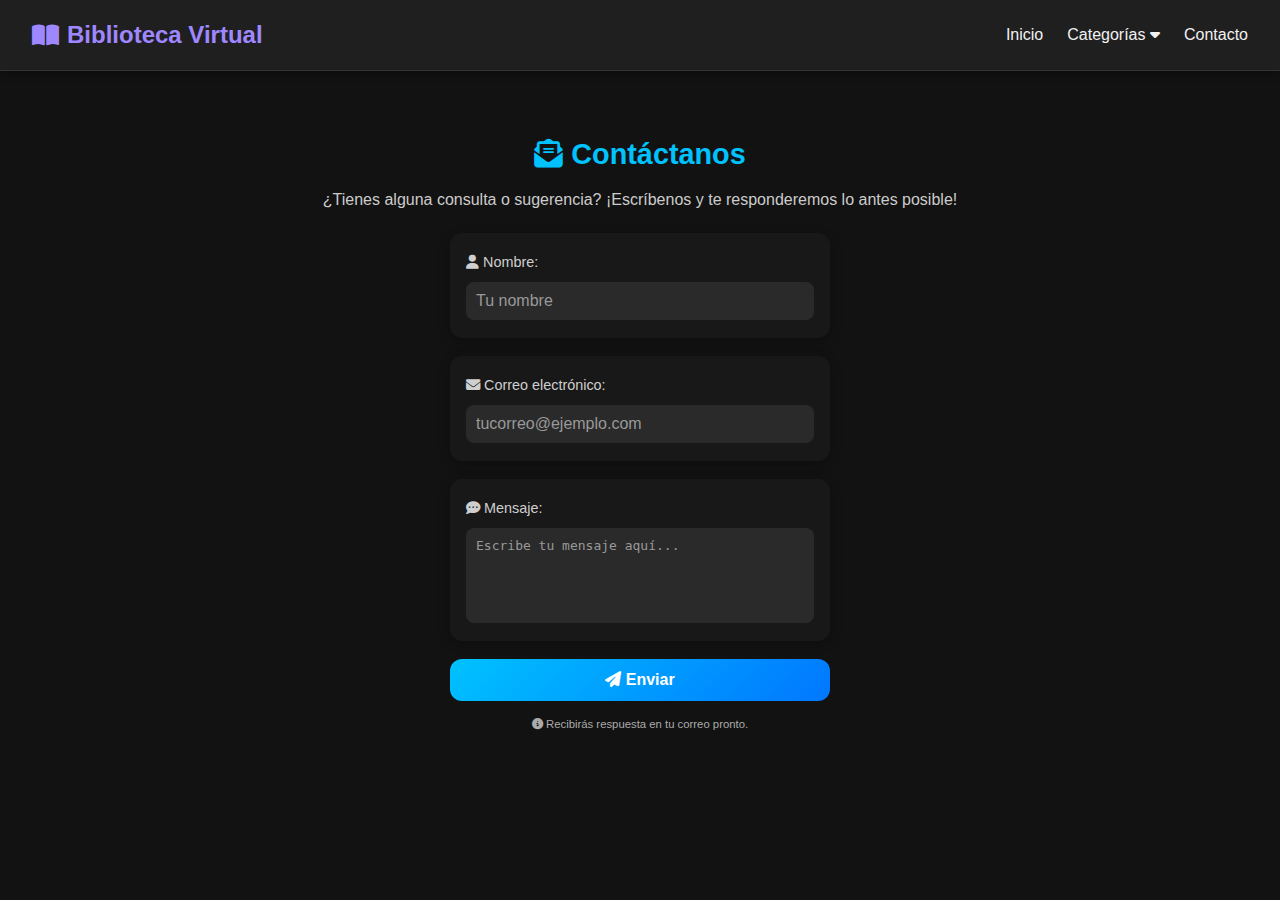
<file: contacto.html>
<!DOCTYPE html>
<html lang="es">
<head>
  <meta charset="UTF-8" />
  <meta name="viewport" content="width=device-width, initial-scale=1" />
  <title>Contacto - Bibliotequix</title>
  <link rel="stylesheet" href="styles.css" />
  <link rel="stylesheet" href="https://cdnjs.cloudflare.com/ajax/libs/font-awesome/6.5.0/css/all.min.css" />
</head>
<body class="pagina-contacto">
  <!-- NAV -->
  <nav>
    <div class="logo"><i class="fas fa-book-open"></i> Biblioteca Virtual</div>
    <ul>
      <li><a href="index.html" class="inicio-link">Inicio</a></li>

      <!-- 🔽 Menú desplegable de categorías -->
      <li class="dropdown">
        <a href="#" class="categorias-link">Categorías <i class="fas fa-caret-down"></i></a>
        <ul class="dropdown-menu">
          <li><a href="#" data-category="comedy">Comedia</a></li>
          <li><a href="#" data-category="action">Acción</a></li>
          <li><a href="#" data-category="fiction">Ficción</a></li>
          <li><a href="#" data-category="fantasy">Fantasía</a></li>
          <li><a href="#" data-category="romance">Romance</a></li>
        </ul>
      </li>

      <li><a href="contacto.html" class="contacto-link">Contacto</a></li>
    </ul>
  </nav>

  <!-- MAIN -->
  <main>
    <section class="contacto-section">
      <h2><i class="fas fa-envelope-open-text"></i> Contáctanos</h2>
      <p>¿Tienes alguna consulta o sugerencia? ¡Escríbenos y te responderemos lo antes posible!</p>
      
      <!-- FORMULARIO -->
      <form class="contacto-form" action="https://formspree.io/f/{tu_codigo}" method="POST">
        <div class="form-row">
          <div class="form-group">
            <label for="nombre"><i class="fas fa-user"></i> Nombre:</label>
            <input type="text" id="nombre" name="nombre" required placeholder="Tu nombre" autocomplete="name" />
          </div>
        </div>
        
        <div class="form-row">
          <div class="form-group">
            <label for="email"><i class="fas fa-envelope"></i> Correo electrónico:</label>
            <input type="email" id="email" name="email" required placeholder="tucorreo@ejemplo.com" autocomplete="email" />
          </div>
        </div>
        
        <div class="form-row">
          <div class="form-group">
            <label for="mensaje"><i class="fas fa-comment-dots"></i> Mensaje:</label>
            <textarea id="mensaje" name="mensaje" rows="5" required placeholder="Escribe tu mensaje aquí..."></textarea>
          </div>
        </div>
        
        <div class="form-row">
          <button type="submit" class="btn-enviar"><i class="fas fa-paper-plane"></i> Enviar</button>
        </div>
      </form>
      
      <!-- INFO EXTRA -->
      <div class="form-info">
        <small><i class="fas fa-info-circle"></i> Recibirás respuesta en tu correo pronto.</small>
      </div>
    </section>
  </main>
</body>
</html>
</file>
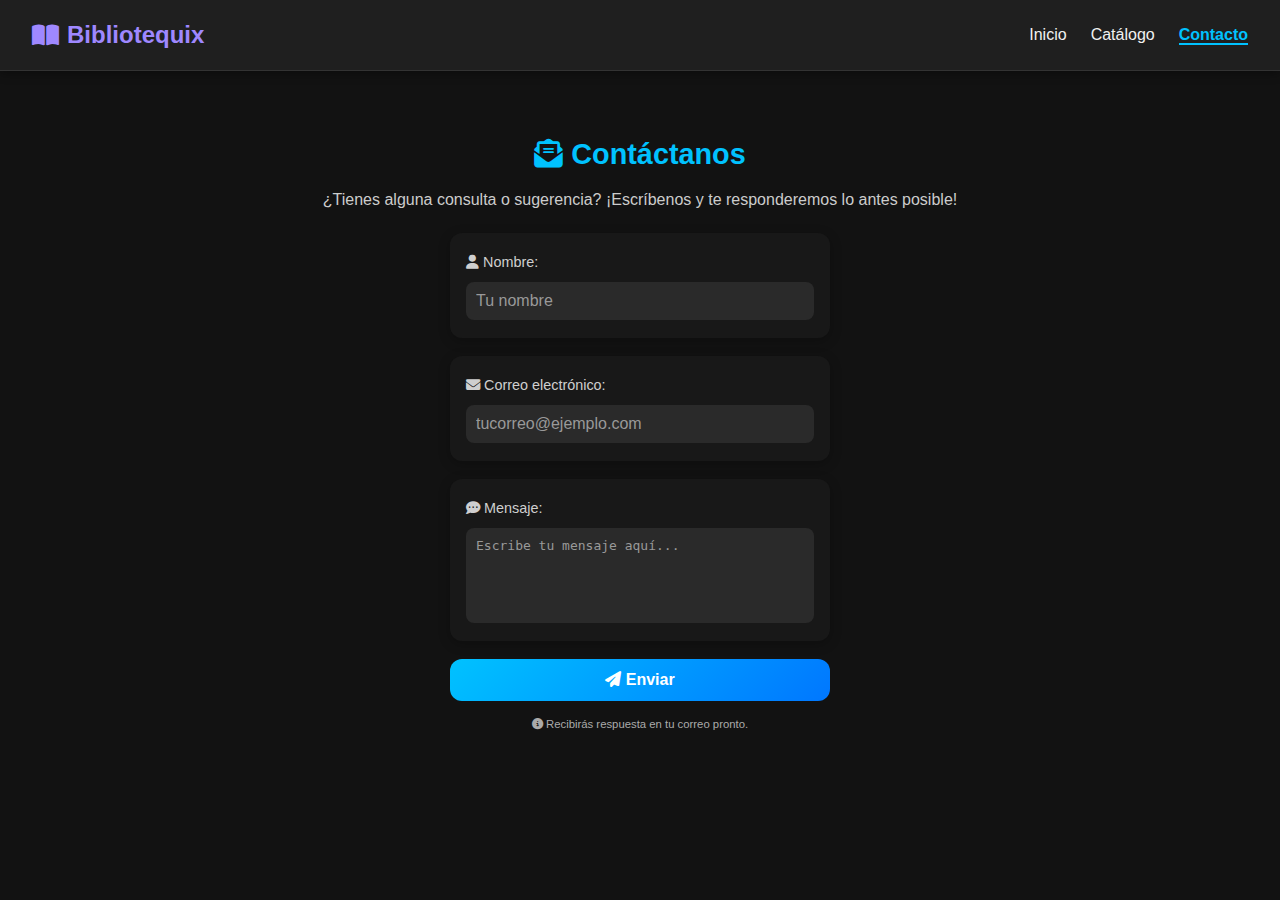
<file: SistemaBiblioteca/Interfaz Web/contacto.html>
<!DOCTYPE html>
<html lang="es">
<head>
  <meta charset="UTF-8" />
  <meta name="viewport" content="width=device-width, initial-scale=1" />
  <title>Contacto - Bibliotequix</title>
  <link rel="stylesheet" href="styles.css" />
  <link rel="stylesheet" href="https://cdnjs.cloudflare.com/ajax/libs/font-awesome/6.5.0/css/all.min.css" />
</head>
<body class="pagina-contacto">
  <!-- NAV -->
  <nav>
    <div class="logo"><i class="fas fa-book-open"></i> Bibliotequix</div>
    <ul>
      <li><a href="page.html" class="inicio-link">Inicio</a></li>
      <li><a href="catalogo.html" class="catalogo-link">Catálogo</a></li>
      <li><a href="contacto.html" class="contacto-link active">Contacto</a></li>
    </ul>
  </nav>

  <!-- MAIN -->
  <main>
    <section class="contacto-section">
      <h2><i class="fas fa-envelope-open-text"></i> Contáctanos</h2>
      <p>¿Tienes alguna consulta o sugerencia? ¡Escríbenos y te responderemos lo antes posible!</p>
      
      <!-- FORMULARIO -->
      <form class="contacto-form" action="https://formspree.io/f/{tu_codigo}" method="POST">
        <div class="form-row">
          <div class="form-group">
            <label for="nombre"><i class="fas fa-user"></i> Nombre:</label>
            <input type="text" id="nombre" name="nombre" required placeholder="Tu nombre" autocomplete="name" />
          </div>
        </div>
        
        <div class="form-row">
          <div class="form-group">
            <label for="email"><i class="fas fa-envelope"></i> Correo electrónico:</label>
            <input type="email" id="email" name="email" required placeholder="tucorreo@ejemplo.com" autocomplete="email" />
          </div>
        </div>
        
        <div class="form-row">
          <div class="form-group">
            <label for="mensaje"><i class="fas fa-comment-dots"></i> Mensaje:</label>
            <textarea id="mensaje" name="mensaje" rows="5" required placeholder="Escribe tu mensaje aquí..."></textarea>
          </div>
        </div>
        
        <div class="form-row">
          <button type="submit" class="btn-enviar"><i class="fas fa-paper-plane"></i> Enviar</button>
        </div>
      </form>
      
      <!-- INFO EXTRA -->
      <div class="form-info">
        <small><i class="fas fa-info-circle"></i> Recibirás respuesta en tu correo pronto.</small>
      </div>
    </section>
  </main>
</body>
</html>
</file>
<file: styles.css>
/* ===========================
   RESET
   =========================== */
* {
  box-sizing: border-box;
  margin: 0;
  padding: 0;
}

/* ===========================
   BASE BODY
   =========================== */
body {
  font-family: 'Segoe UI', sans-serif;
  background: #121212;
  color: #e0e0e0;
  display: flex;
  flex-direction: column;
  min-height: 100vh;
  line-height: 1.6;
}

/* ===========================
   NAVBAR
   =========================== */
nav {
  background-color: #1f1f1f;
  color: #e0e0e0;
  padding: 1rem 2rem;
  display: flex;
  justify-content: space-between;
  align-items: center;
  border-bottom: 1px solid #333;
  box-shadow: 0 2px 10px rgba(0,0,0,0.4);
}

nav .logo {
  font-weight: bold;
  font-size: 1.5rem;
  color: #9f88ff;
  display: flex;
  align-items: center;
  gap: 8px;
}

nav ul {
  list-style: none;
  display: flex;
  gap: 1.5rem;
}

nav a {
  text-decoration: none;
  color: #f1f1f1;
  font-weight: 500;
  transition: color 0.3s, transform 0.2s;
}

nav a:hover {
  color: #00c2ff;
  transform: translateY(-2px);
}

nav a.active {
  color: #00c2ff;
  font-weight: bold;
  border-bottom: 2px solid #00c2ff;
}

/* ===========================
   MAIN CONTAINER
   =========================== */
main {
  flex: 1;
  max-width: 900px;
  margin: 40px auto;
  padding: 20px;
  width: 100%;
  text-align: center;
}

/* ===========================
   TITULOS
   =========================== */
h2 {
  color: #00c2ff;
  margin-bottom: 10px;
  font-size: 1.8rem;
}

/* ===========================
   SEARCH BOX & FILTERS
   =========================== */
.search-box {
  display: flex;
  justify-content: center;
  align-items: center;
  gap: 1rem;
  margin-bottom: 20px;
}

.search-box input {
  width: 320px;
  padding: 10px;
  border-radius: 8px;
  border: none;
  background: #232323;
  color: #e0e0e0;
  font-size: 1.1em;
  transition: background 0.2s, border 0.2s;
}

.search-box input:focus {
  background: #181818;
  border: 1px solid #00c2ff;
  outline: none;
}

.search-box button {
  padding: 10px 18px;
  border-radius: 8px;
  border: none;
  background: linear-gradient(135deg, #00c2ff, #0077ff);
  color: #fff;
  font-size: 1em;
  font-weight: bold;
  cursor: pointer;
  transition: background 0.2s, transform 0.2s;
}

.search-box button:hover {
  background: linear-gradient(135deg, #0077ff, #00c2ff);
  transform: translateY(-2px);
}

.filters {
  display: flex;
  justify-content: center;
  align-items: center;
  gap: 1.5rem;
  margin-bottom: 25px;
}

.filters label {
  color: #e0e0e0;
  font-size: 1em;
}

.filters input {
  width: 80px;
  padding: 7px;
  border-radius: 6px;
  border: none;
  background: #232323;
  color: #e0e0e0;
  font-size: 1em;
  margin-left: 6px;
  transition: background 0.2s, border 0.2s;
}

.filters input:focus {
  background: #181818;
  border: 1px solid #00c2ff;
  outline: none;
}

/* ===========================
   RESULTADOS DE LIBROS
   =========================== */
#results {
  display: flex;
  flex-wrap: wrap;
  gap: 32px;
  justify-content: center;
  margin-top: 30px;
  margin-bottom: 40px;
}

.book-card {
  background: #232323;
  border-radius: 14px;
  box-shadow: 0 4px 18px rgba(0,0,0,0.18);
  width: 260px;
  padding: 22px 18px;
  display: flex;
  flex-direction: column;
  align-items: center;
  transition: transform 0.2s, box-shadow 0.2s;
}

.book-card:hover {
  transform: translateY(-6px) scale(1.03);
  box-shadow: 0 8px 28px rgba(0,194,255,0.13);
}

.book-card img {
  width: 120px;
  height: 180px;
  object-fit: cover;
  border-radius: 8px;
  margin-bottom: 14px;
  box-shadow: 0 2px 8px rgba(0,0,0,0.12);
}

.book-card .book-title {
  font-size: 1.15em;
  font-weight: bold;
  color: #00c2ff;
  margin-bottom: 8px;
  text-align: center;
}

.book-card .book-author {
  font-size: 1em;
  color: #e0e0e0;
  margin-bottom: 6px;
}

.book-card .book-year {
  font-size: 0.95em;
  color: #aaa;
  margin-bottom: 10px;
}

.book-card a {
  color: #9f88ff;
  text-decoration: none;
  font-weight: 500;
  transition: color 0.2s;
}

.book-card a:hover {
  color: #00c2ff;
  text-decoration: underline;
}

/* ===========================
   LIBROS DESTACADOS
   =========================== */
.ejemplo-portadas {
  margin: 40px 0 0 0;
  padding: 20px 0;
  background: #f8f9fa;
  border-radius: 10px;
  text-align: center;
}

.ejemplo-portadas h2 {
  margin-bottom: 20px;
  color: #333;
}

.portadas-grid {
  display: flex;
  justify-content: center;
  gap: 30px;
  flex-wrap: wrap;
}

.portada {
  width: 140px;
  display: flex;
  flex-direction: column;
  align-items: center;
  background: #fff;
  border-radius: 10px;
  box-shadow: 0 2px 8px rgba(0,0,0,0.10);
  padding: 12px 8px;
  margin-bottom: 12px;
  transition: transform 0.2s;
}

.portada:hover {
  transform: translateY(-4px) scale(1.04);
}

.portada img {
  width: 110px;
  height: 160px;
  object-fit: cover;
  border-radius: 6px;
  box-shadow: 0 2px 8px rgba(0,0,0,0.1);
}

.portada p {
  margin-top: 8px;
  font-size: 1em;
  color: #333;
  font-weight: 500;
  text-align: center;
}

.catalogo-section {
  max-width: 900px;
  margin: 40px auto;
  padding: 30px;
  background: #232323;
  border-radius: 12px;
  box-shadow: 0 2px 12px rgba(0,0,0,0.13);
  text-align: center;
}

.catalogo-section h2 {
  color: #00c2ff;
  margin-bottom: 18px;
}

.catalogo-grid {
  display: flex;
  flex-wrap: wrap;
  gap: 32px;
  justify-content: center;
  margin-top: 20px;
}

.contacto-section p {
  color: #ccc;
  margin-bottom: 18px;
}

.contacto-form {
  display: flex;
  flex-direction: column;
  align-items: center;
  gap: 18px;
  margin-top: 20px;
}

.form-row {
  width: 100%;
  display: flex;
  justify-content: center;
}

.form-group {
  width: 100%;
  max-width: 380px;
  background: #181818;
  padding: 18px 16px;
  border-radius: 12px;
  box-shadow: 0 3px 12px rgba(0,0,0,0.25);
  display: flex;
  flex-direction: column;
  align-items: flex-start;
  gap: 8px;
  transition: transform 0.2s ease;
}

.form-group:hover {
  transform: translateY(-2px);
}

.contacto-form label {
  font-size: 0.9em;
  color: #cfcfcf;
}

.contacto-form input,
.contacto-form textarea {
  width: 100%;
  font-size: 1em;
  padding: 10px;
  border: none;
  border-radius: 8px;
  background: #2a2a2a;
  color: #fff;
  outline: none;
  transition: border 0.3s, background 0.3s;
  resize: none;
}

.contacto-form input::placeholder,
.contacto-form textarea::placeholder {
  color: #999;
}

.contacto-form input:focus,
.contacto-form textarea:focus {
  background: #333;
  border: 1px solid #00c2ff;
}

.contacto-form button {
  width: 100%;
  max-width: 380px;
  padding: 12px;
  font-size: 1em;
  font-weight: bold;
  border: none;
  border-radius: 12px;
  background: linear-gradient(135deg, #00c2ff, #0077ff);
  color: #fff;
  cursor: pointer;
  transition: transform 0.2s, box-shadow 0.3s;
}

.contacto-form button:hover {
  transform: translateY(-3px);
  box-shadow: 0 4px 15px rgba(0,194,255,0.4);
}

.form-info {
  margin-top: 12px;
  font-size: 0.85em;
  color: #aaa;
}

/* ===========================
   RESPONSIVE
   =========================== */
@media (max-width: 1024px) {
  main {
    max-width: 98vw;
    padding: 10px;
  }
  #results {
    gap: 20px;
  }
  .book-card {
    width: 220px;
    padding: 16px 10px;
  }
  .portada {
    width: 110px;
    padding: 8px 4px;
  }
}

@media (max-width: 768px) {
  nav {
    flex-direction: column;
    align-items: flex-start;
  }

  nav ul {
    flex-direction: column;
    gap: 0.8rem;
    margin-top: 0.5rem;
  }

  .search-box,
  .filters {
    flex-direction: column;
    gap: 0.5rem;
    align-items: flex-start;
  }

  .search-box input,
  .search-box button {
    width: 100%;
  }

  #results {
    gap: 16px;
  }
  .book-card {
    width: 98vw;
    max-width: 320px;
  }
}

@media (max-width: 400px) {
  h2 {
    font-size: 1.4rem;
  }

  .contacto-form input,
  .contacto-form textarea,
  .contacto-form button {
    font-size: 0.9em;
  }
  .book-card {
    width: 98vw;
    max-width: 220px;
    padding: 10px 4px;
  }
}
/* Dropdown Categorías */
nav .dropdown {
  position: relative;
}

nav .dropdown-menu {
  display: none;
  position: absolute;
  background: #1f1f1f;
  top: 100%;
  left: 0;
  list-style: none;
  padding: 10px 0;
  margin: 0;
  border: 1px solid #333;
  border-radius: 6px;
  min-width: 160px;
  box-shadow: 0 2px 8px rgba(0,0,0,0.3);
  z-index: 100;
}

nav .dropdown-menu li {
  padding: 8px 20px;
}

nav .dropdown-menu a {
  color: #e0e0e0;
  display: block;
}

nav .dropdown:hover .dropdown-menu {
  display: block;
}
</file>
<file: SistemaBiblioteca/Interfaz Web/styles.css>
/* ===========================
   RESET
   =========================== */
* {
  box-sizing: border-box;
  margin: 0;
  padding: 0;
}

/* ===========================
   BASE BODY
   =========================== */
body {
  font-family: 'Segoe UI', sans-serif;
  background: #121212;
  color: #e0e0e0;
  display: flex;
  flex-direction: column;
  min-height: 100vh;
  line-height: 1.6;
}

/* ===========================
   NAVBAR
   =========================== */
nav {
  background-color: #1f1f1f;
  color: #e0e0e0;
  padding: 1rem 2rem;
  display: flex;
  justify-content: space-between;
  align-items: center;
  border-bottom: 1px solid #333;
  box-shadow: 0 2px 10px rgba(0,0,0,0.4);
}

nav .logo {
  font-weight: bold;
  font-size: 1.5rem;
  color: #9f88ff;
  display: flex;
  align-items: center;
  gap: 8px;
}

nav ul {
  list-style: none;
  display: flex;
  gap: 1.5rem;
}

nav a {
  text-decoration: none;
  color: #f1f1f1;
  font-weight: 500;
  transition: color 0.3s, transform 0.2s;
}

nav a:hover {
  color: #00c2ff;
  transform: translateY(-2px);
}

nav a.active {
  color: #00c2ff;
  font-weight: bold;
  border-bottom: 2px solid #00c2ff;
}

/* ===========================
   MAIN CONTAINER
   =========================== */
main {
  flex: 1;
  max-width: 900px;
  margin: 40px auto;
  padding: 20px;
  width: 100%;
  text-align: center;
}

/* ===========================
   TITULOS
   =========================== */
h2 {
  color: #00c2ff;
  margin-bottom: 10px;
  font-size: 1.8rem;
}

/* ===========================
   SEARCH BOX & FILTERS
   =========================== */
.search-box {
  display: flex;
  justify-content: center;
  align-items: center;
  gap: 1rem;
  margin-bottom: 20px;
}

.search-box input {
  width: 320px;
  padding: 10px;
  border-radius: 8px;
  border: none;
  background: #232323;
  color: #e0e0e0;
  font-size: 1.1em;
  transition: background 0.2s, border 0.2s;
}

.search-box input:focus {
  background: #181818;
  border: 1px solid #00c2ff;
  outline: none;
}

.search-box button {
  padding: 10px 18px;
  border-radius: 8px;
  border: none;
  background: linear-gradient(135deg, #00c2ff, #0077ff);
  color: #fff;
  font-size: 1em;
  font-weight: bold;
  cursor: pointer;
  transition: background 0.2s, transform 0.2s;
}

.search-box button:hover {
  background: linear-gradient(135deg, #0077ff, #00c2ff);
  transform: translateY(-2px);
}

.filters {
  display: flex;
  justify-content: center;
  align-items: center;
  gap: 1.5rem;
  margin-bottom: 25px;
}

.filters label {
  color: #e0e0e0;
  font-size: 1em;
}

.filters input {
  width: 80px;
  padding: 7px;
  border-radius: 6px;
  border: none;
  background: #232323;
  color: #e0e0e0;
  font-size: 1em;
  margin-left: 6px;
  transition: background 0.2s, border 0.2s;
}

.filters input:focus {
  background: #181818;
  border: 1px solid #00c2ff;
  outline: none;
}

/* ===========================
   RESULTADOS DE LIBROS
   =========================== */
#results {
  display: flex;
  flex-wrap: wrap;
  gap: 32px;
  justify-content: center;
  margin-top: 30px;
  margin-bottom: 40px;
}

.book-card {
  background: #232323;
  border-radius: 14px;
  box-shadow: 0 4px 18px rgba(0,0,0,0.18);
  width: 260px;
  padding: 22px 18px;
  display: flex;
  flex-direction: column;
  align-items: center;
  transition: transform 0.2s, box-shadow 0.2s;
}

.book-card:hover {
  transform: translateY(-6px) scale(1.03);
  box-shadow: 0 8px 28px rgba(0,194,255,0.13);
}

.book-card img {
  width: 120px;
  height: 180px;
  object-fit: cover;
  border-radius: 8px;
  margin-bottom: 14px;
  box-shadow: 0 2px 8px rgba(0,0,0,0.12);
}

.book-card .book-title {
  font-size: 1.15em;
  font-weight: bold;
  color: #00c2ff;
  margin-bottom: 8px;
  text-align: center;
}

.book-card .book-author {
  font-size: 1em;
  color: #e0e0e0;
  margin-bottom: 6px;
}

.book-card .book-year {
  font-size: 0.95em;
  color: #aaa;
  margin-bottom: 10px;
}

.book-card a {
  color: #9f88ff;
  text-decoration: none;
  font-weight: 500;
  transition: color 0.2s;
}

.book-card a:hover {
  color: #00c2ff;
  text-decoration: underline;
}

/* ===========================
   LIBROS DESTACADOS
   =========================== */
.ejemplo-portadas {
  margin: 40px 0 0 0;
  padding: 20px 0;
  background: #f8f9fa;
  border-radius: 10px;
  text-align: center;
}

.ejemplo-portadas h2 {
  margin-bottom: 20px;
  color: #333;
}

.portadas-grid {
  display: flex;
  justify-content: center;
  gap: 30px;
  flex-wrap: wrap;
}

.portada {
  width: 140px;
  display: flex;
  flex-direction: column;
  align-items: center;
  background: #fff;
  border-radius: 10px;
  box-shadow: 0 2px 8px rgba(0,0,0,0.10);
  padding: 12px 8px;
  margin-bottom: 12px;
  transition: transform 0.2s;
}

.portada:hover {
  transform: translateY(-4px) scale(1.04);
}

.portada img {
  width: 110px;
  height: 160px;
  object-fit: cover;
  border-radius: 6px;
  box-shadow: 0 2px 8px rgba(0,0,0,0.1);
}

.portada p {
  margin-top: 8px;
  font-size: 1em;
  color: #333;
  font-weight: 500;
  text-align: center;
}

.catalogo-section {
  max-width: 900px;
  margin: 40px auto;
  padding: 30px;
  background: #232323;
  border-radius: 12px;
  box-shadow: 0 2px 12px rgba(0,0,0,0.13);
  text-align: center;
}

.catalogo-section h2 {
  color: #00c2ff;
  margin-bottom: 18px;
}

.catalogo-grid {
  display: flex;
  flex-wrap: wrap;
  gap: 32px;
  justify-content: center;
  margin-top: 20px;
}

.contacto-section p {
  color: #ccc;
  margin-bottom: 18px;
}

.contacto-form {
  display: flex;
  flex-direction: column;
  align-items: center;
  gap: 18px;
  margin-top: 20px;
}

.form-row {
  width: 100%;
  display: flex;
  justify-content: center;
}

.form-group {
  width: 100%;
  max-width: 380px;
  background: #181818;
  padding: 18px 16px;
  border-radius: 12px;
  box-shadow: 0 3px 12px rgba(0,0,0,0.25);
  display: flex;
  flex-direction: column;
  align-items: flex-start;
  gap: 8px;
  transition: transform 0.2s ease;
}

.form-group:hover {
  transform: translateY(-2px);
}

.contacto-form label {
  font-size: 0.9em;
  color: #cfcfcf;
}

.contacto-form input,
.contacto-form textarea {
  width: 100%;
  font-size: 1em;
  padding: 10px;
  border: none;
  border-radius: 8px;
  background: #2a2a2a;
  color: #fff;
  outline: none;
  transition: border 0.3s, background 0.3s;
  resize: none;
}

.contacto-form input::placeholder,
.contacto-form textarea::placeholder {
  color: #999;
}

.contacto-form input:focus,
.contacto-form textarea:focus {
  background: #333;
  border: 1px solid #00c2ff;
}

.contacto-form button {
  width: 100%;
  max-width: 380px;
  padding: 12px;
  font-size: 1em;
  font-weight: bold;
  border: none;
  border-radius: 12px;
  background: linear-gradient(135deg, #00c2ff, #0077ff);
  color: #fff;
  cursor: pointer;
  transition: transform 0.2s, box-shadow 0.3s;
}

.contacto-form button:hover {
  transform: translateY(-3px);
  box-shadow: 0 4px 15px rgba(0,194,255,0.4);
}

.form-info {
  margin-top: 12px;
  font-size: 0.85em;
  color: #aaa;
}

/* ===========================
   RESPONSIVE
   =========================== */
@media (max-width: 1024px) {
  main {
    max-width: 98vw;
    padding: 10px;
  }
  #results {
    gap: 20px;
  }
  .book-card {
    width: 220px;
    padding: 16px 10px;
  }
  .portada {
    width: 110px;
    padding: 8px 4px;
  }
}

@media (max-width: 768px) {
  nav {
    flex-direction: column;
    align-items: flex-start;
  }

  nav ul {
    flex-direction: column;
    gap: 0.8rem;
    margin-top: 0.5rem;
  }

  .search-box,
  .filters {
    flex-direction: column;
    gap: 0.5rem;
    align-items: flex-start;
  }

  .search-box input,
  .search-box button {
    width: 100%;
  }

  #results {
    gap: 16px;
  }
  .book-card {
    width: 98vw;
    max-width: 320px;
  }
}

@media (max-width: 400px) {
  h2 {
    font-size: 1.4rem;
  }

  .contacto-form input,
  .contacto-form textarea,
  .contacto-form button {
    font-size: 0.9em;
  }
  .book-card {
    width: 98vw;
    max-width: 220px;
    padding: 10px 4px;
  }
}

/* ===========================
   FIN
   =========================== */
</file>
